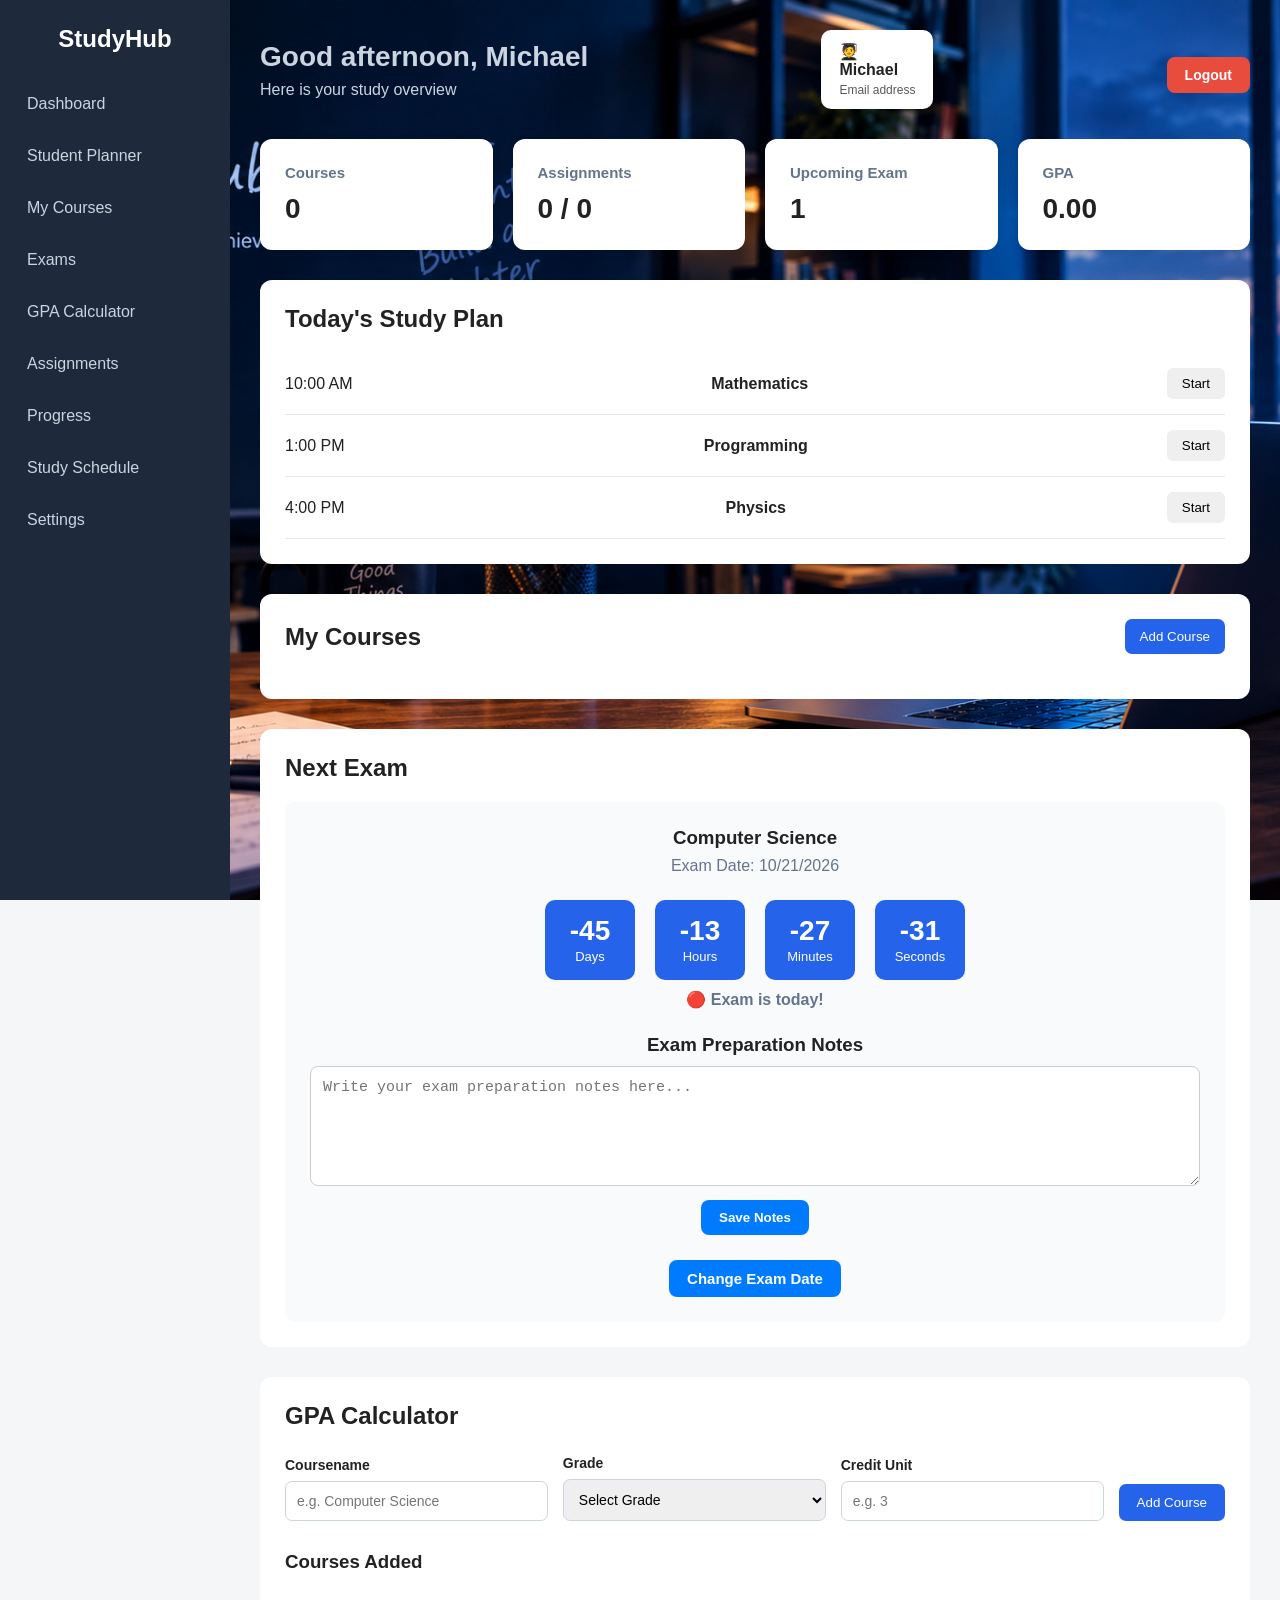
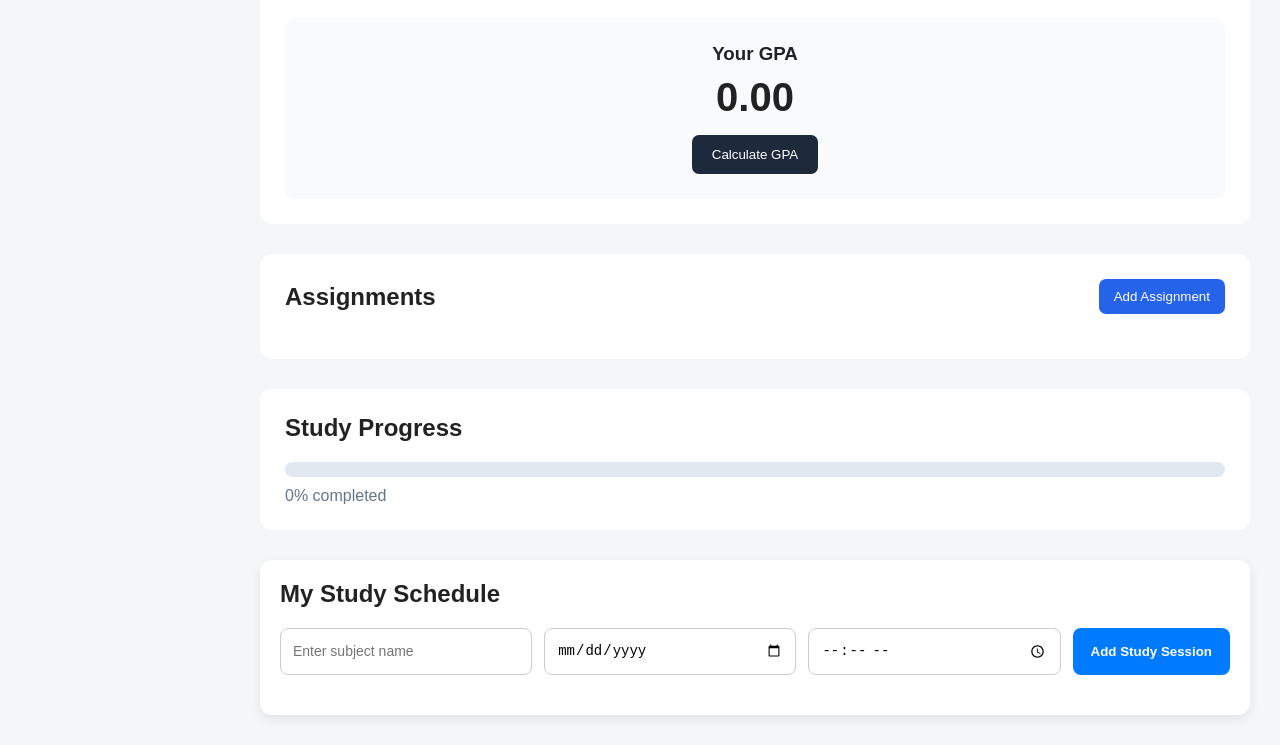
<file: index.html>
<!DOCTYPE html>
<html lang="en">

<head>
    <meta charset="UTF-8">
    <meta name="viewport" content="width=device-width, initial-scale=1.0">
    <title>StudyHub - Students' Planner</title>
    <link rel="stylesheet" href="style.css">
    <link rel="icon" type="image/svg+xml" href="favicon.svg">
</head>

<body>
    <!-- Sidebar -->
    <aside class="sidebar">
        <h2>StudyHub</h2>

        <nav>

            <a href="#">Dashboard</a>
            <a href="#study-plan">Student Planner</a>
            <a href="#courses-section">My Courses</a>
            <a href="#exam-section">Exams</a>
            <a href="#gpa-section">GPA Calculator</a>
            <a href="#assignment-section">Assignments</a>
            <a href="#progress-section">Progress</a>
            <a href="#study-schedule">Study Schedule</a>
            <a href="#settings">Settings</a>

        </nav>

    </aside>

    <!-- Main Content -->
    <main class="main-content">

        <header class="header">

            <div>
                <h1 id="welcomeUser">Good afternoon, Michael</h1>
                <p>Here is your study overview</p>
            </div>

            <div class="profile">
                🧑‍🎓 <span id="profileDisplayName">Michael</span>
                <small id="profileEmail">Email address</small>
            </div>

            <button id="logoutBtn" class="logout-btn">Logout</button>

        </header>

        <section id="statistics" class="statistics">

            <div class="card">
                <h3>Courses</h3>
                <p id="courseCount">0</p>
            </div>

            <div class="card">
                <h3>Assignments</h3>
                <p id="assignmentCount">0 / 0</p>
            </div>

            <div class="card">
                <h3>Upcoming Exam</h3>
                <p id="examCount">1</p>
            </div>

            <div class="card">
                <h3>GPA</h3>
                <p id="dashboardGpa">0.00</p>
            </div>

        </section>

        <!-- Today's Study Plan -->
        <section id="study-plan" class="study-plan">
            <h2>Today's Study Plan</h2>

            <div class="study-item">
                <span>10:00 AM</span>
                <strong>Mathematics</strong>
                <button class="study-btn">Completed</button>
            </div>

            <div class="study-item">
                <span>1:00 PM</span>
                <strong>Programming</strong>
                <button class="study-btn">Start</button>
            </div>

            <div class="study-item">
                <span>4:00 PM</span>
                <strong>Physics</strong>
                <button class="study-btn">Start</button>
            </div>
        </section>

        <section id="courses-section" class="courses-section">
            <div class="section-header">
                <h2>My Courses</h2>
                <button id="addCourseBtn">Add Course</button>
            </div>

            <div id="courseList" class="course-list">
                <div class="course-card">
                    <h3>Computer Science</h3>
                    <p>COS 202</p>
                </div>

                <div class="course-card">
                    <h3>Software Engineering</h3>
                    <p>SEN 202</p>
                </div>
            </div>
        </section>

        <section id="exam-section" class="exam-section">
            <h2>Next Exam</h2>

            <div class="exam-card">
                <h3>Computer Science</h3>
                <p id="examDateText">Exam Date: October 21, 2026</p>


                <div class="countdown">

                    <div>
                        <span id="days">00</span>
                        <small>Days</small>
                    </div>

                    <div>
                        <span id="hours">00</span>
                        <small>Hours</small>
                    </div>

                    <div>
                        <span id="minutes">00</span>
                        <small>Minutes</small>
                    </div>

                    <div>
                        <span id="seconds">00</span>
                        <small>Seconds</small>
                    </div>

                </div>

                <p id="examStatus">Exam is coming up</p>

                <div class="exam-notes">
                    <h3>Exam Preparation Notes</h3>

                    <textarea id="examNotes" placeholder="Write your exam preparation notes here..."></textarea>

                    <button id="saveExamNotes">Save Notes</button>

                    <p id="notesMessage"></p>
                </div>

                <button id="changeExamBtn">Change Exam Date</button>

            </div>

        </section>


        <!-- GPA -->
        <section id="gpa-section" class="gpa-section">
            <h2>GPA Calculator</h2>

            <div class="gpa-form">
                <div class="input-group">
                    <label>Coursename</label>
                    <input type="text" id="courseName" placeholder="e.g. Computer Science">
                </div>

                <div class="input-group">
                    <label>Grade</label>

                    <select id="grade">
                        <option value="">Select Grade</option>
                        <option value="5">A</option>
                        <option value="4">B</option>
                        <option value="3">C</option>
                        <option value="2">D</option>
                        <option value="1">E</option>
                        <option value="0">F</option>
                    </select>
                </div>

                <div class="input-group">
                    <label>Credit Unit</label>

                    <input type="number" id="creditUnit" placeholder="e.g. 3" min="1">
                </div>

                <button id="addGradeBtn">Add Course</button>

            </div>

            <div class="grade-list">
                <h3>Courses Added</h3>

                <div id="gradeList">
                    <!-- Courses will appear here -->
                </div>

            </div>

            <div class="gpa-result">
                <h3>Your GPA</h3>
                <p id="gpaResult">0.00</p>

                <button id="calculateGpaBtn">Calculate GPA</button>
            </div>

        </section>

        <section id="assignment-section" class="assignment-section">
            <div class="section-header">
                <h2>Assignments</h2>
                <button id="addAssignmentBtn">Add Assignment</button>
            </div>

            <div id="assignmentList">
                <!-- Assignments will appear here -->
            </div>
        </section>

        <!-- Progress -->
        <section id="progress-section" class="progress-section">
            <h2>Study Progress</h2>

            <div class="progress-bar"></div>
            <div id="progress"></div>
            <p id="progressText">0% completed</p>
        </section>


        <!-- STUDY SCHEDULE SECTION -->
        <section id="study-schedule">
            <h2>My Study Schedule</h2>

            <div class="schedule-form">
                <input type="text" id="studySubject" placeholder="Enter subject name">

                <input type="date" id="studyDate">

                <input type="time" id="studyTime">

                <button id="addStudySession">Add Study Session</button>
            </div>

            <div id="studySessions" class="study-sessions"></div>
        </section>


    </main>

    <script src="script.js"></script>

</body>

</html>
</file>
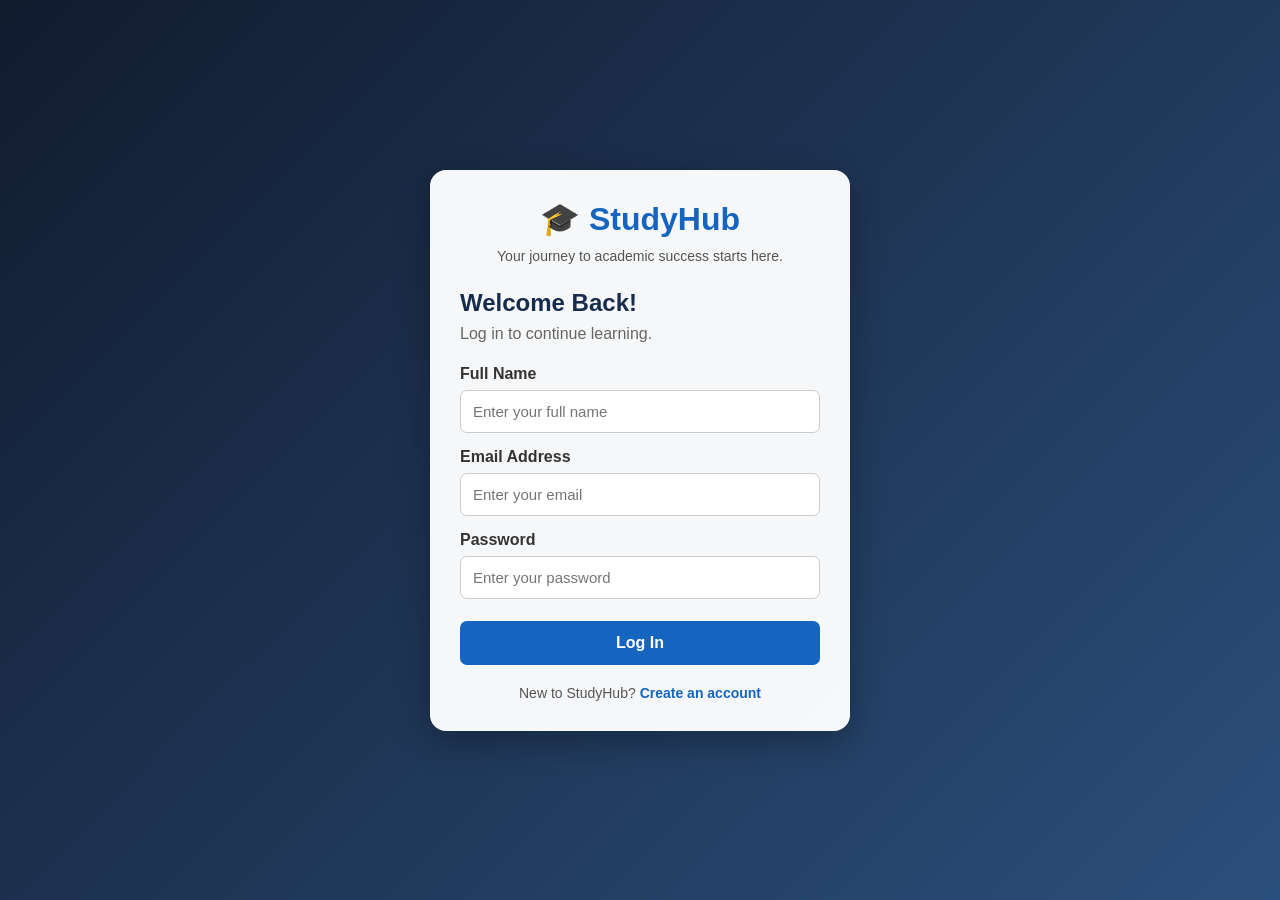
<file: login.html>
<!DOCTYPE html>
<html lang="en">

<head>
    <meta charset="UTF-8">
    <meta name="viewport" content="width=device-width, initial-scale=1.0">
    <title>Login | StudyHub</title>
    <link rel="stylesheet" href="style.css">
    <link rel="icon" type="image/svg+xml" href="favicon.svg">
</head>

<body class="login-page">

    <div class="login-container">

        <div class="login-header">
            <h1>🎓 StudyHub</h1>
            <p>Your journey to academic success starts here.</p>
        </div>

        <form id="loginForm">
            <h2>Welcome Back!</h2>
            <p>Log in to continue learning.</p>

            <label for="loginName">Full Name</label>
            <input type="text" id="loginName" placeholder="Enter your full name" required>

            <label for="loginEmail">Email Address</label>
            <input type="email" id="loginEmail" placeholder="Enter your email" required>

            <label for="loginPassword">Password</label>
            <input type="password" id="loginPassword" placeholder="Enter your password" required>

            <button type="submit">Log In</button>

            <p class="login-note">
                New to StudyHub?
                <a href="register.html" id="showRegister">Create an account</a>
            </p>

            <p id="loginMessage" role="status"></p>
        </form>

    </div>

</body>

<script src="script.js"></script>

</html>
</file>
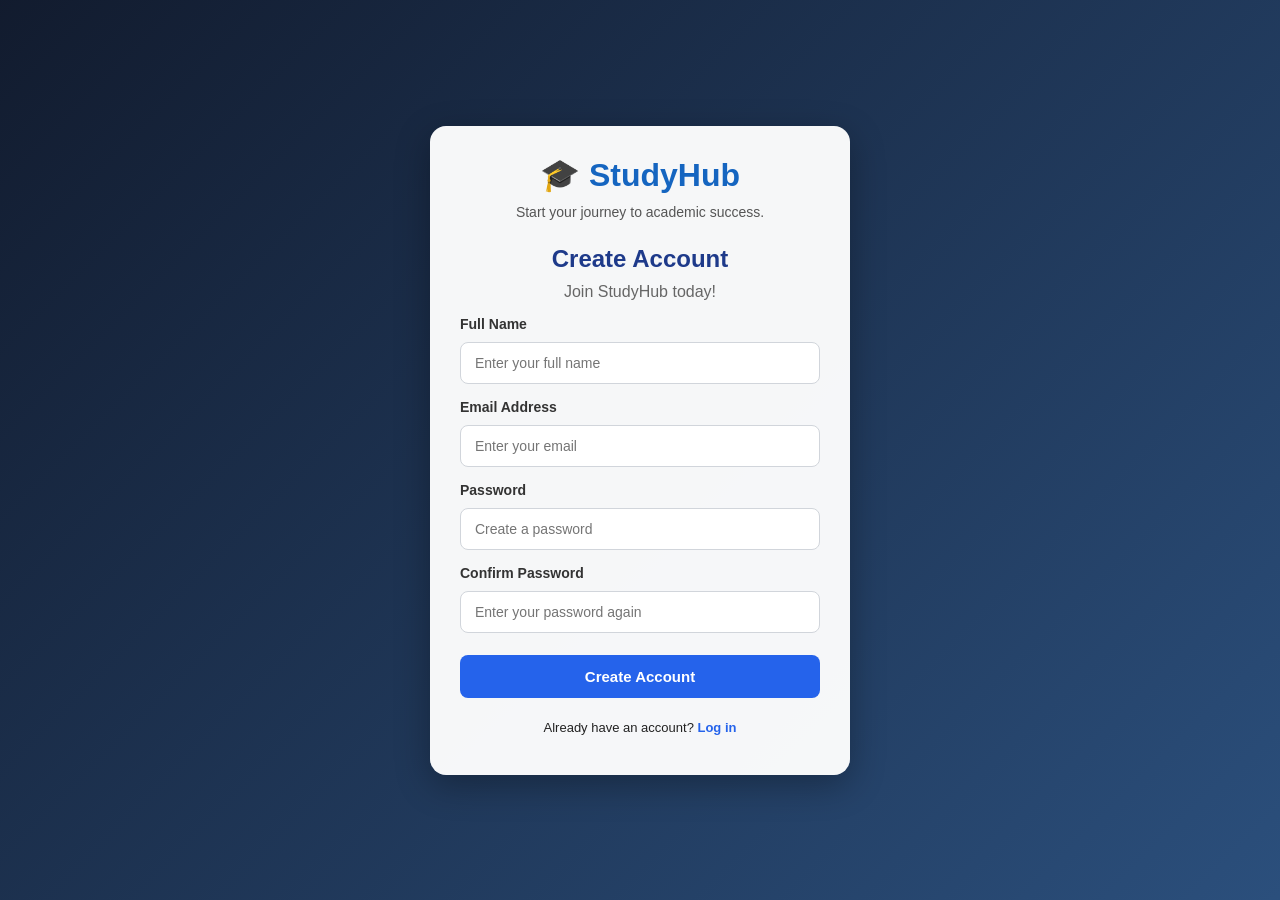
<file: register.html>
<!DOCTYPE html>
<html lang="en">

<head>
    <meta charset="UTF-8">
    <meta name="viewport" content="width=device-width, initial-scale=1.0">
    <title>Create Account | StudyHub</title>
    <link rel="stylesheet" href="style.css">
    <link rel="icon" type="image/svg+xml" href="favicon.svg">
</head>

<body class="login-page">

    <div class="login-container">
        <div class="login-header">
            <h1>🎓 StudyHub</h1>
            <p>Start your journey to academic success.</p>
        </div>

        <form id="registerForm">
            <h2>Create Account</h2>
            <p>Join StudyHub today!</p>

            <label for="registerName">Full Name</label>
            <input type="text" id="registerName" placeholder="Enter your full name" required>

            <label for="registerEmail">Email Address</label>
            <input type="email" id="registerEmail" placeholder="Enter your email" required>

            <label for="registerPassword">Password</label>
            <input type="password" id="registerPassword" placeholder="Create a password" minlength="8" required>

            <label for="confirmPassword">Confirm Password</label>
            <input type="password" id="confirmPassword" placeholder="Enter your password again" minlength="8" required>

            <button type="submit">Create Account</button>

            <p class="login-note">
                Already have an account?
                <a href="login.html">Log in</a>
            </p>

            <p id="registerMessage" role="status"></p>
        </form>
    </div>

    <script src="script.js"></script>
</body>

</html>
</file>
<file: style.css>
/* Remove default spacing */
* {
    margin: 0;
    padding: 0;
    box-sizing: border-box;
}

body {
    font-family: Arial, sans-serif;
    background: #f4f6f8;
    color: #222;
    display: flex;
    background-image: url("Cozy StudyHub Desk at Dusk.png");
    background-size: cover;
    background-position: center;
    background-repeat: no-repeat;
    background-attachment: fixed;
    min-height: 100vh;
}

/* SideBar */
.sidebar {
    width: 230px;
    min-height: 100vh;
    background: #1e293b;
    padding: 25px 15px;
    position: fixed;
    left: 0;
    top: 0;
}

.sidebar h2 {
    color: white;
    text-align: center;
    margin-bottom: 30px;
}

.sidebar nav {
    display: flex;
    flex-direction: column;
    gap: 10px;
}

.sidebar a {
    color: #cbd5e1;
    text-decoration: none;
    padding: 12px;
    border-radius: 8px;
}

.sidebar a.active {
    background: #007bff;
    color: white;
    font-weight: bold;
}


.sidebar a:hover {
    background: #334155;
    color: white;
}

/* Main Content*/
.main-content {
    margin-left: 230px;
    padding: 30px;
    width: calc(100% - 230px);
}

/* Header */
.header {
    display: flex;
    justify-content: space-between;
    align-items: center;
    margin-bottom: 30px;
}

.header h1 {
    font-size: 28px;
    margin-bottom: 8px;
    color: #cbd5e1
}

.header p {
    color: #cbd5e1;
}

.profile {
    background: white;
    padding: 12px 18px;
    border-radius: 10px;
}

/* Statistics */
.statistics {
    display: grid;
    grid-template-columns: repeat(4, 1fr);
    gap: 20px;
    margin-bottom: 30px;
}

.card {
    background: white;
    padding: 25px;
    border-radius: 12px;
    box-shadow: 0 3px 10px rgba(0, 0, 0, 0.08);
}

.card h3 {
    color: #64748b;
    font-size: 15px;
    margin-bottom: 12px;
}

.card p {
    font-size: 28px;
    font-weight: bold;
}

/* Study Plan */
.study-plan {
    background: white;
    padding: 25px;
    border-radius: 12px;
    margin-bottom: 30px;
}

.study-plan h2,
.progress-section h2 {
    margin-bottom: 20px;
}

.study-item {
    display: flex;
    align-items: center;
    justify-content: space-between;
    padding: 15px 0;
    border-bottom: 1px solid #e2e8f0;
}

.study-item button {
    border: none;
    padding: 8px 15px;
    border-radius: 6px;
    cursor: pointer;
}

.study-item button:hover {
    background-color: #334155;
    color: white;
}

/* Progress */
.progress-section {
    background: white;
    padding: 25px;
    border-radius: 12px;
}

.progress-bar {
    width: 100%;
    height: 15px;
    background: #e2e8f0;
    border-radius: 10px;
    overflow: hidden;
}

.progress {
    width: 78%;
    height: 100%;
    background: #2563eb;
}

.progress-section p {
    margin-top: 10px;
    color: #64748b;
}

/* Courses */
.courses-section {
    background: white;
    padding: 25px;
    border-radius: 12px;
    margin-bottom: 30px;
}

.section-header {
    display: flex;
    justify-content: space-between;
    align-items: center;
    margin-bottom: 20px;
}

#addCourseBtn {
    background: #2563eb;
    color: white;
    border: none;
    padding: 10px 15px;
    border-radius: 7px;
    cursor: pointer;
}

#addCourseBtn:hover {
    background: #1d4ed8;
}

.course-list {
    display: grid;
    grid-template-columns: repeat(2, 1fr);
    gap: 15px;
}

.course-card {
    padding: 20px;
    background: #f8fafc;
    border-radius: 10px;
    border-left: 4px solid #2563eb;
}

.course-card h3 {
    margin-bottom: 8px;
}

.course-card p {
    color: #64748b;
}

/* Exam Countdown */
.exam-section {
    background: white;
    padding: 25px;
    border-radius: 12px;
    margin-bottom: 30px;
}

.exam-section h2 {
    margin-bottom: 20px;
}

.exam-card {
    background: #f8fafc;
    padding: 25px;
    border-radius: 10px;
    text-align: center;
}

.exam-card h3 {
    margin-bottom: 8px;
}

.exam-card p {
    color: #64748b;
    margin-bottom: 25px;
}

.countdown {
    display: flex;
    justify-content: center;
    gap: 20px;
}

.countdown div {
    background: #2563eb;
    color: white;
    width: 90px;
    padding: 15px;
    border-radius: 10px;
}

.countdown span {
    display: block;
    font-size: 28px;
    font-weight: bold;
}

.countdown small {
    font-size: 13px;
}

/* GPA Calculator */
.gpa-section {
    background: white;
    padding: 25px;
    border-radius: 12px;
    margin-bottom: 30px;
}

.gpa-section>h2 {
    margin-bottom: 25px;
}

.gpa-form {
    display: grid;
    grid-template-columns: 1fr 1fr 1fr auto;
    gap: 15px;
    align-items: end;
}

.input-group {
    display: flex;
    flex-direction: column;
    gap: 8px;
}

.input-group label {
    font-weight: bold;
    font-size: 14px;
}

.input-group input,
.input-group select {
    padding: 11px;
    border: 1px solid #cbd5e1;
    border-radius: 7px;
    font-size: 14px;
    outline: none;
}

.input-group input:focus,
.input-group select:focus {
    border-color: #2563eb;
}

#addGradeBtn {
    background: #2563eb;
    color: white;
    border: none;
    padding: 11px 18px;
    border-radius: 7px;
    cursor: pointer;
}

#addGradeBtn:hover {
    background: #1d4ed8;
}

/* Course List */
.grade-list {
    margin-top: 30px;
}

.grade-list h3 {
    margin-bottom: 15px;
}

#gradeList {
    display: flex;
    flex-direction: column;
    gap: 10px;
}

.grade-item {
    display: flex;
    justify-content: space-between;
    align-items: center;
    background: #f8fafc;
    padding: 15px;
    border-radius: 8px;
}

/* GPA Result */
.gpa-result {
    margin-top: 30px;
    text-align: center;
    background: #f8fafc;
    padding: 25px;
    border-radius: 10px;
}

.gpa-result h3 {
    margin-bottom: 10px;
}

#gpaResult {
    font-size: 40px;
    font-weight: bold;
    margin-bottom: 15px;
}

#calculateGpaBtn {
    background: #1e293b;
    color: white;
    border: none;
    padding: 12px 20px;
    border-radius: 7px;
    cursor: pointer;
    transition: 0.3s;
}

#calculateGpaBtn:hover {
    background: #334155;
    transform: translateY(-2px);
}

.assignment-section {
    background: white;
    padding: 25px;
    border-radius: 12px;
    margin-bottom: 30px;
}

.assignment-section h2 {
    margin: 0;
}

#addAssignmentBtn {
    background: #2563eb;
    color: white;
    border: none;
    padding: 10px 15px;
    border-radius: 7px;
    cursor: pointer;
    transition: 0.3s;
}

#addAssignmentBtn:hover {
    background: #1d4ed8;
    color: white;
    transform: translateY(-2px);
}

#assignmentList {
    display: flex;
    flex-direction: column;
    gap: 12px;
}

.assignment-item {
    display: flex;
    justify-content: space-between;
    align-items: center;
    background: #f8fafc;
    padding: 15px;
    border-radius: 8px;
    border-left: 4px solid #2563eb;
}

.assignment-info h3 {
    margin-bottom: 5px;
}

.assignment-info p {
    color: #64748b;
    font-size: 14px;
}

.complete-assignment {
    background: #16a34a;
    color: white;
    border: none;
    padding: 8px 12px;
    border-radius: 6px;
    cursor: pointer;
}

.study-item.completed {
    opacity: 0.6;
    text-decoration: line-through;
}

#examStatus {
    margin-top: 10px;
    font-weight: bold;
    font-size: 16px;
}

#changeExamBtn {
    padding: 10px 18px;
    border: none;
    border-radius: 8px;
    background: #007bff;
    color: white;
    font-size: 15px;
    font-weight: bold;
    cursor: pointer;
    transition: 0.3s;
}

#changeExamBtn:hover {
    background: #0056b3;
    transform: translateY(-2px);
}

.exam-notes {
    margin-top: 20px;
}

.exam-notes h3 {
    margin-bottom: 10px;
}

#examNotes {
    width: 100%;
    min-height: 120px;
    padding: 12px;
    border-radius: 8px;
    border: 1px solid #ccc;
    resize: vertical;
    font-size: 15px;
    box-sizing: border-box;
}

#saveExamNotes {
    margin-top: 10px;
    padding: 10px 18px;
    border: none;
    border-radius: 8px;
    background: #007bff;
    color: white;
    font-weight: bold;
    cursor: pointer;
}

#saveExamNotes:hover {
    background: #0056b3;
}

#notesMessage {
    margin-top: 8px;
    font-weight: bold;
}


/* STUDY SCHEDULE */

#study-schedule {
    margin-top: 30px;
    padding: 20px;
    border-radius: 12px;
    background: #ffffff;
    box-shadow: 0 4px 12px rgba(0, 0, 0, 0.08);
}

#study-schedule h2 {
    margin-bottom: 20px;
}

.schedule-form {
    display: flex;
    flex-wrap: wrap;
    gap: 12px;
    margin-bottom: 20px;
}

.schedule-form input {
    flex: 1;
    min-width: 150px;
    padding: 12px;
    border: 1px solid #ccc;
    border-radius: 8px;
    font-size: 14px;
    box-sizing: border-box;
}

#addStudySession {
    padding: 12px 18px;
    border: none;
    border-radius: 8px;
    background: #007bff;
    color: white;
    font-weight: bold;
    cursor: pointer;
    transition: 0.3s;
}

#addStudySession:hover {
    background: #0056b3;
    transform: translateY(-2px);
}

#studySessions {
    display: grid;
    gap: 12px;
}


/* STUDY SESSION CARDS */

.study-session {
    background: #f4f7fb;
    padding: 15px;
    border-radius: 10px;
    border-left: 4px solid #007bff;
    transition: 0.3s;
}

.study-session:hover {
    transform: translateY(-3px);
    box-shadow: 0 4px 10px rgba(0, 0, 0, 0.1);
}

.study-session h3 {
    margin-bottom: 10px;
    color: #007bff;
}

.study-session p {
    margin: 5px 0;
    color: #555;
}


/* DELETE STUDY SESSION BUTTON */

.delete-session {
    margin-top: 10px;
    padding: 8px 16px;
    background: #16a34a;
    color: white;
    border: none;
    border-radius: 6px;
    font-size: 14px;
    font-weight: bold;
    cursor: pointer;
    transition: 0.3s;
}

.delete-session:hover {
    background: darkgreen;
    transform: translateY(-2px);
}


/* SMOOTH NAVIGATION */

html {
    scroll-behavior: smooth;
}

section {
    scroll-margin-top: 20px;
}


.delete-course {
    background-color: #dc3545;
    color: white;
    border: none;
    padding: 6px 12px;
    border-radius: 5px;
    cursor: pointer;
    transition: background-color 0.3s ease;
}

.delete-course:hover {
    background-color: #b02a37;
}


/* For Mobile View */
@media (max-width: 800px) {
    .sidebar {
        width: 180px;
    }

    .main-content {
        margin-left: 180px;
        width: calc(100% - 180px);
    }

    .statistics {
        grid-template-columns: repeat(2, 1fr);
    }

    .gpa-form {
        grid-template-columns: 1fr;
    }
}

@media (max-width: 600px) {
    body {
        display: block;
    }

    .sidebar {
        position: relative;
        width: 100%;
        min-height: auto;
    }

    .sidebar nav {
        flex-direction: row;
        flex-wrap: wrap;
        justify-content: center;
    }

    .main-content {
        margin-left: 0;
        width: 100%;
        padding: 20px;
    }

    .header {
        flex-direction: column;
        align-items: flex-start;
        gap: 15px;
    }

    .statistics {
        grid-template-columns: 1fr;
    }

    #study-schedule {
        padding: 15px;
    }

    .schedule-form {
        flex-direction: column;
    }

    .schedule-form input,
    #addStudySession {
        width: 100%;
    }
}


/* STUDYHUB LOGIN PAGE */

.login-page {
    min-height: 100vh;
    display: flex;
    justify-content: center;
    align-items: center;
    padding: 20px;
    box-sizing: border-box;
    background: linear-gradient(135deg,
            rgba(5, 15, 35, 0.95),
            rgba(20, 60, 110, 0.9));
    font-family: Arial, sans-serif;
}

.login-container {
    width: 100%;
    max-width: 420px;
    padding: 30px;
    box-sizing: border-box;
    background: rgba(255, 255, 255, 0.96);
    border-radius: 16px;
    box-shadow: 0 10px 35px rgba(0, 0, 0, 0.3);
}

.login-header {
    text-align: center;
    margin-bottom: 25px;
}

.login-header h1 {
    color: #1565c0;
    margin-bottom: 10px;
}

.login-header p {
    color: #555;
    font-size: 14px;
}

#loginForm h2 {
    color: #172b4d;
    margin-bottom: 8px;
}

#loginForm>p:first-of-type {
    color: #666;
    margin-bottom: 22px;
}

#loginForm label {
    display: block;
    margin: 15px 0 7px;
    color: #333;
    font-weight: bold;
}

#loginForm input {
    width: 100%;
    padding: 12px;
    box-sizing: border-box;
    border: 1px solid #ccc;
    border-radius: 7px;
    outline: none;
    font-size: 15px;
}

#loginForm input:focus {
    border-color: #1565c0;
    box-shadow: 0 0 0 3px rgba(21, 101, 192, 0.12);
}

#loginForm button {
    width: 100%;
    padding: 13px;
    margin-top: 22px;
    background: #1565c0;
    color: white;
    border: none;
    border-radius: 7px;
    font-size: 16px;
    font-weight: bold;
    cursor: pointer;
    transition: background 0.3s ease;
}

#loginForm button:hover {
    background: #0d47a1;
}

#loginForm .login-note {
    text-align: center;
    margin-top: 20px;
    font-size: 14px;
    color: #555;
}

.login-note a {
    color: #1565c0;
    text-decoration: none;
    font-weight: bold;
}

.login-note a:hover {
    text-decoration: underline;
}

#loginMessage {
    text-align: center;
    font-size: 14px;
}

#profileDisplayName {
    display: block;
    font-weight: bold;
}

#profileEmail {
    display: block;
    margin-top: 4px;
    font-size: 12px;
    opacity: 0.75;
    overflow-wrap: anywhere;
}

.logout-btn {
    background-color: #e74c3c;
    color: white;
    border: none;
    padding: 10px 18px;
    border-radius: 8px;
    cursor: pointer;
    font-size: 14px;
    font-weight: bold;
    margin-top: 10px;
    transition: background-color 0.3s ease;
}

.logout-btn:hover {
    background-color: #c0392b;
}



/* StudyHub Registration Page */

#registerForm {
    width: 100%;
    display: flex;
    flex-direction: column;
    gap: 10px;
}

#registerForm h2 {
    color: #1e3a8a;
    margin-bottom: 0;
    text-align: center;
}

#registerForm>p:not(.login-note) {
    text-align: center;
    color: #666;
    margin-top: 0;
}

#registerForm label {
    font-size: 14px;
    font-weight: 600;
    color: #333;
    margin-top: 5px;
}

#registerForm input {
    width: 100%;
    box-sizing: border-box;
    padding: 12px 14px;
    border: 1px solid #d1d5db;
    border-radius: 8px;
    outline: none;
    font-size: 14px;
    transition: border-color 0.3s, box-shadow 0.3s;
}

#registerForm input:focus {
    border-color: #2563eb;
    box-shadow: 0 0 0 3px rgba(37, 99, 235, 0.12);
}

#registerForm button {
    width: 100%;
    padding: 13px;
    margin-top: 12px;
    background: #2563eb;
    color: white;
    border: none;
    border-radius: 8px;
    font-size: 15px;
    font-weight: bold;
    cursor: pointer;
    transition: background 0.3s;
}

#registerForm button:hover {
    background: #1d4ed8;
}

#registerForm .login-note {
    text-align: center;
    font-size: 13px;
    margin-top: 12px;
}

#registerForm .login-note a {
    color: #2563eb;
    font-weight: bold;
    text-decoration: none;
}

#registerForm .login-note a:hover {
    text-decoration: underline;
}

#registerMessage {
    font-size: 14px;
    text-align: center;
    overflow-wrap: anywhere;
}

/* Mobile responsiveness */
@media (max-width: 480px) {
    .login-container {
        width: 90%;
        max-width: 360px;
        padding: 20px;
        box-sizing: border-box;
    }

    #registerForm input,
    #registerForm button {
        font-size: 14px;
    }
}
</file>
